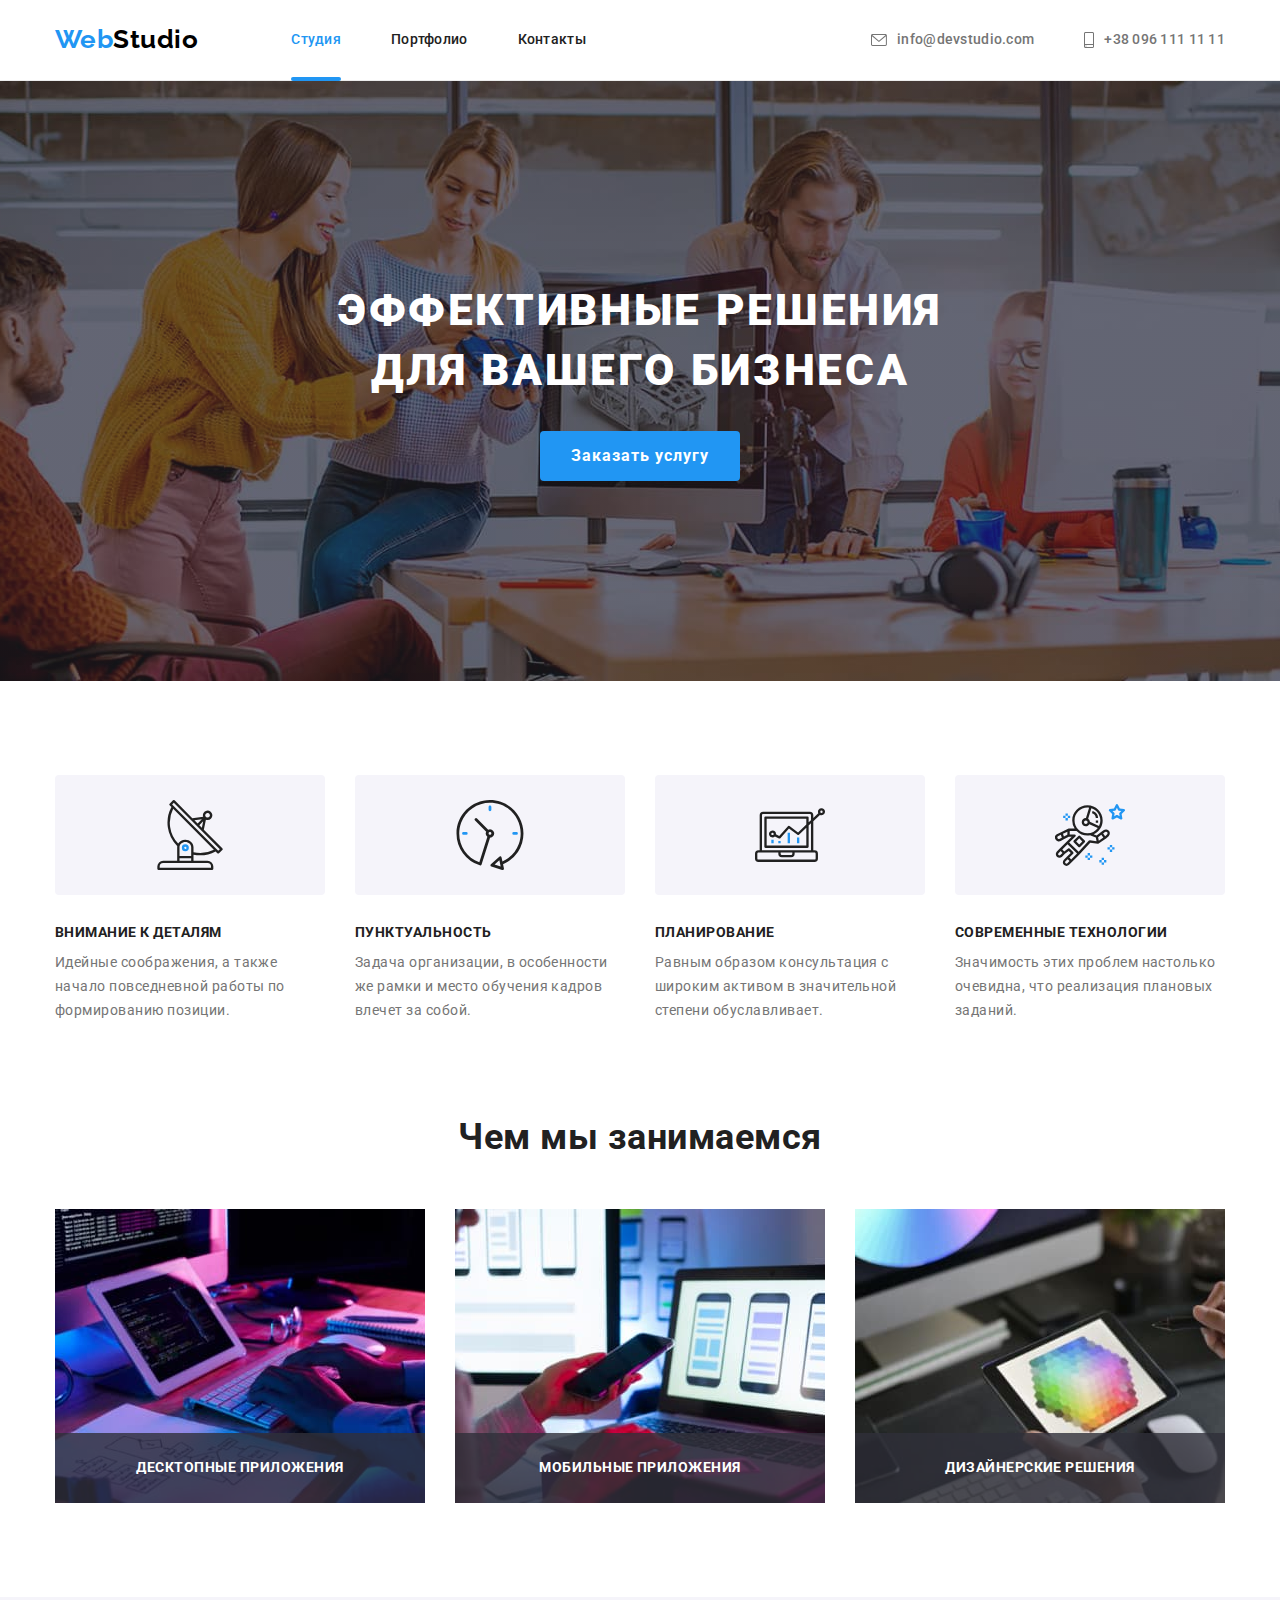
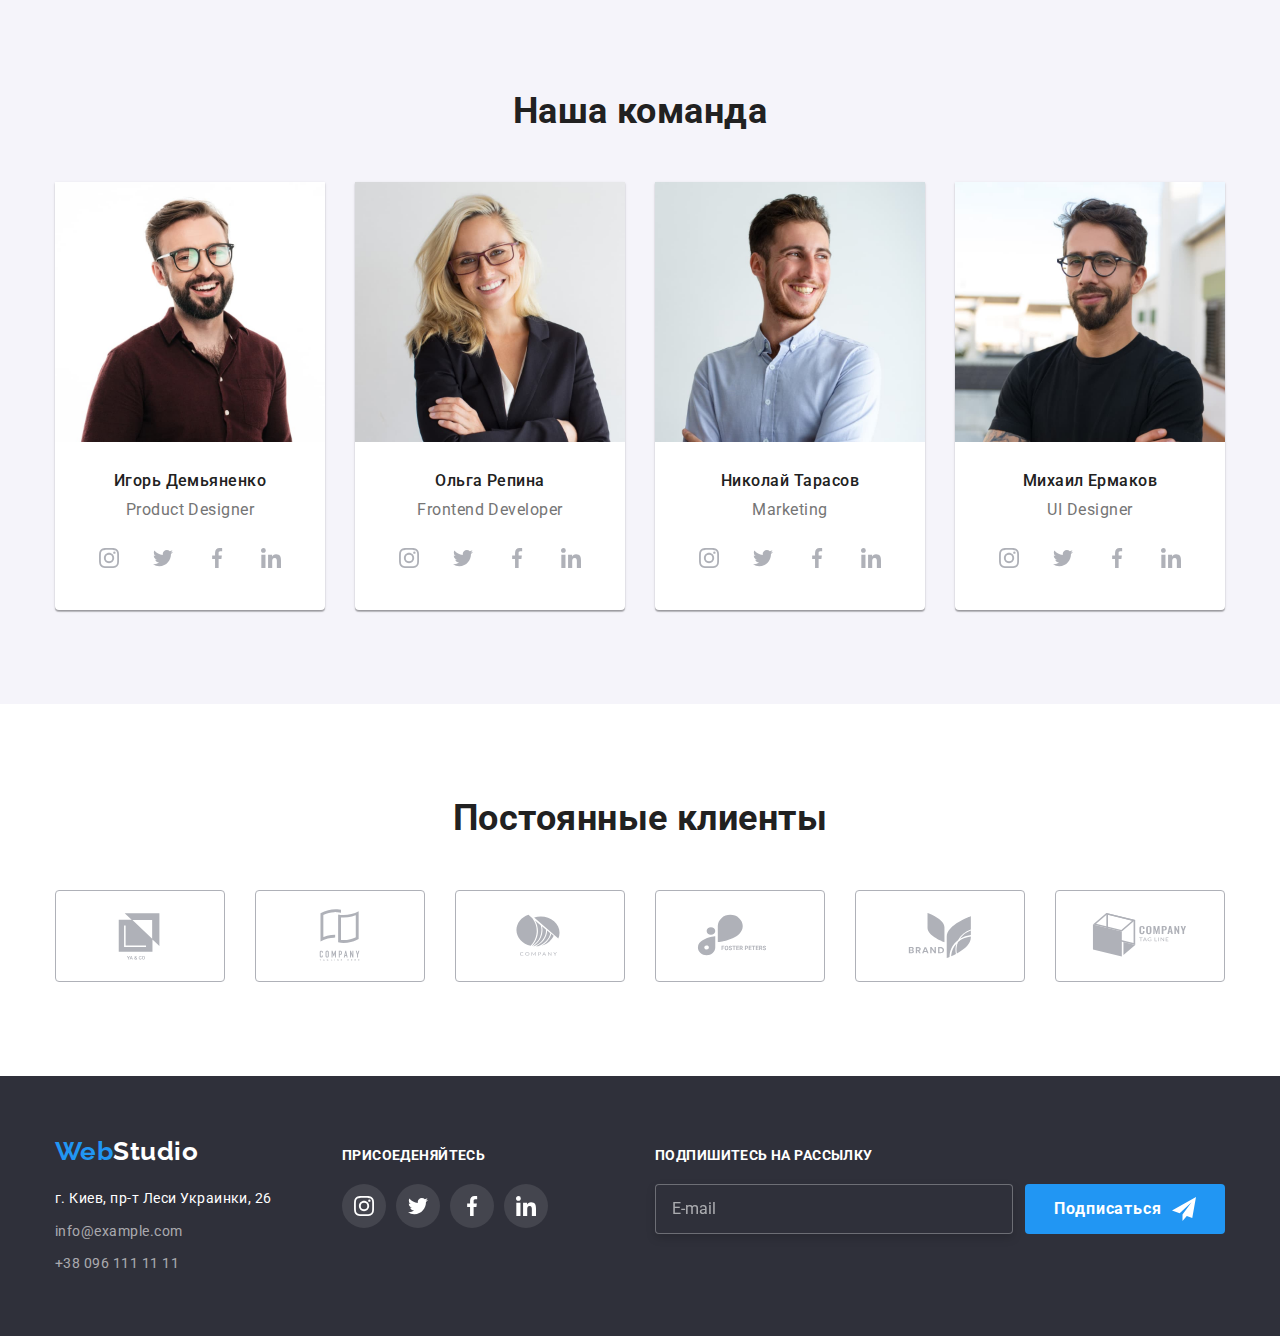
<file: index.html>
<!DOCTYPE html>
<html lang="ru">
  <head>
    <meta charset="UTF-8">
    <meta http-equiv="X-UA-Compatible" content="IE=edge">
    <meta name="viewport" content="width=device-width, initial-scale=1.0">
    <title>Студия</title>
    <link href="https://fonts.googleapis.com/css2?family=Raleway:wght@700&family=Roboto:wght@400;500;700;900&display=swap"
    rel="stylesheet">
    <link rel="stylesheet" href="https://cdnjs.cloudflare.com/ajax/libs/modern-normalize/1.1.0/modern-normalize.min.css">
    <link rel="stylesheet" href="./css/style.css">  
  </head>
  <body>
    <!--Верхняя линия сайта-->
    <header class="header">
      <!-- Навигация -->
      <div class="container header-container">
        <nav class="nav">
          <a class="logo link" href="./index.html">Web<span class="logo-header">Studio</span></a>
          <ul class="site-nav list">
            <li class="item">
              <a class="link current" href="./index.html">Студия</a>
            </li>
            <li class="item">
              <a class="link" href="./portfolio.html">Портфолио</a>
            </li>
            <li class="item">
              <a class="link" href="">Контакты</a>
            </li>
          </ul>
        </nav>
      <!-- контакты -->
        <ul class="contacts list">
          <li class="item">
            <a class="link" href="mailto:info@devstudio.com">
              <svg class="icon-contakts" width="16" height="12">
              <use href="images/sprite.svg#envelope"></use>
            </svg>info@devstudio.com</a>
          </li>
          <li class="item">
            <a class="link" href="tel:+380961111111">
              <svg class="icon-contakts" width="10" height="16"> 
                <use href="images/sprite.svg#smartphone"></use>
              </svg>+38 096 111 11 11</a>
          </li>
        </ul> 
      </div>
    </header>
    <main>
      <!--Герой сайта-->
        <section class="hero overlay"> 
            <div class="container">
              <h1 class="hero-title">Эффективные решения<br>для вашего бизнеса</h1>
              <button class="hero button" type="button" data-modal-open>Заказать услугу</button>
            </div>
        </section>
      <!--Особенности компании-->
      <section class="features section">
        <!--скрытый титул-->
        <div class="container">
          <h2 class="visually-hidden title">Особенности нашей компании</h2>
          <ul class="features list">
            <li class="item">
              <div class="features-block">
                <svg class="icon-features" width="70" height="70">
                  <use href="./images/sprite.svg#antenna"></use>
                </svg>
              </div>
              <h3 class="features title">Внимание к деталям</h3>
              <p class="features text">Идейные соображения, а также начало повседневной работы по формированию позиции.</p>
            </li>
            <li class="item">
              <div class="features-block">
                <svg class="icon-features" width="70" height="70">
                  <use href="./images/sprite.svg#clock"></use>
                </svg>
              </div>
              <h3 class="features title">Пунктуальность</h3>
              <p class="features text">Задача организации, в особенности же рамки и место обучения кадров влечет за собой.</p>
            </li>
            <li class="item">
              <div class="features-block">
                <svg class="icon-features" width="70" height="70">
                  <use href="./images/sprite.svg#diagram"></use>
                </svg>
              </div>
              <h3 class="features title">Планирование</h3>
              <p class="features text">Равным образом консультация с широким активом в значительной степени обуславливает.</p>
            </li>
            <li class="item">
              <div class="features-block">
                <svg class="icon-features" width="70" height="70">
                  <use href="./images/sprite.svg#astronaut"></use>
                </svg>
              </div>
              <h3 class="features title">Современные технологии</h3>
              <p class="features text">Значимость этих проблем настолько очевидна, что реализация плановых заданий.</p>
            </li>
          </ul>
        </div>
      </section>
      <!--Чем занимается компания-->
      <section class="our-works section">
        <div class="container">
          <h2 class="our-works title">Чем мы занимаемся</h2>
          <ul class="our-works list">
            <li class="item">
              <div class="our-works thumb">
                <img class="img" src="./images/box1.jpg" alt="кто то печатает код на клавиатуре" width="370">
                <div class="thumb-overlay">Десктопные приложения</div>
              </div>
            </li>
            <li class="item">
              <div class="our-works thumb">
                <img class="img" src="./images/box2.jpg" alt="девушка держит в левой руке телефон" width="370">
                <div class="thumb-overlay">Мобильные приложения</div>
              </div>
            </li>
            <li class="item">
              <div class="our-works thumb">
                <img class="img" src="./images/box3.jpg" alt="планшет с рисунком держат в руках" width="370">
                <div class="thumb-overlay">Дизайнерские решения</div>
              </div>
            </li>
          </ul>
        </div>
      </section>
      <!--Наша команда-->
      <section class="our-team section">
        <div class="container">
          <h2 class="our-team-section title">Наша команда</h2>
          <ul class="our-team list">
            <li class="item">
              <img class="our-team img" src="./images/img.jpg" alt="мужчина в бордовой рубашке улыбается" width="270">
              <div class="our-team block">
                <h3 class="our-team title">Игорь Демьяненко</h3>
                <p class="our-team position" lang="en">Product Designer</p>
                <ul class="list social">
                  <li class="item-social">
                    <a href="" class="link"><svg class="icon-social" width="20" height="20">
                      <use href="./images/sprite.svg#instagram"></use>
                    </svg></a>
                  </li>
                  <li class="item-social">
                    <a href="" class="link"><svg class="icon-social" width="20" height="20">
                      <use href="./images/sprite.svg#twitter"></use>
                    </svg></a>
                  </li>
                  <li class="item-social">
                    <a href="" class="link"><svg class="icon-social" width="20" height="20">
                      <use href="./images/sprite.svg#facebook"></use>
                    </svg></a>
                  </li>
                  <li class="item-social">
                    <a href="" class="link"><svg class="icon-social" width="20" height="20">
                      <use href="./images/sprite.svg#linkedin"></use>
                    </svg></a>
                  </li>
                </ul>
              </div>
            </li>
            <li class="item">
              <img class="our-team img" src="./images/img1.jpg" alt="девушка в черном пиджаке улыбается" width="270">
              <div class="our-team block">
                <h3 class="our-team title">Ольга Репина</h3>
                <p class="our-team position" lang="en">Frontend Developer</p>
                <ul class="list social">
                  <li class="item-social">
                    <a href="" class="link"><svg class="icon-social" width="20" height="20">
                        <use href="./images/sprite.svg#instagram"></use>
                      </svg></a>
                  </li>
                  <li class="item-social">
                    <a href="" class="link"><svg class="icon-social" width="20" height="20">
                        <use href="./images/sprite.svg#twitter"></use>
                      </svg></a>
                  </li>
                  <li class="item-social">
                    <a href="" class="link"><svg class="icon-social" width="20" height="20">
                        <use href="./images/sprite.svg#facebook"></use>
                      </svg></a>
                  </li>
                  <li class="item-social">
                    <a href="" class="link"><svg class="icon-social" width="20" height="20">
                        <use href="./images/sprite.svg#linkedin"></use>
                      </svg></a>
                  </li>
                </ul>
              </div>
            </li>
            <li class="item">
              <img class="our-team img" src="./images/img2.jpg" alt="мужчина в рубашке улыбается" width="270">
              <div class="our-team block">
                <h3 class="our-team title">Николай Тарасов</h3>
                <p class="our-team position" lang="en">Marketing</p>
                <ul class="list social">
                  <li class="item-social">
                    <a href="" class="link"><svg class="icon-social" width="20" height="20">
                        <use href="./images/sprite.svg#instagram"></use>
                      </svg></a>
                  </li>
                  <li class="item-social">
                    <a href="" class="link"><svg class="icon-social" width="20" height="20">
                        <use href="./images/sprite.svg#twitter"></use>
                      </svg></a>
                  </li>
                  <li class="item-social">
                    <a href="" class="link"><svg class="icon-social" width="20" height="20">
                        <use href="./images/sprite.svg#facebook"></use>
                      </svg></a>
                  </li>
                  <li class="item-social">
                    <a href="" class="link"><svg class="icon-social" width="20" height="20">
                        <use href="./images/sprite.svg#linkedin"></use>
                      </svg></a>
                  </li>
                </ul>
              </div>
            </li>
            <li class="item">
              <img class="our-team img" src="./images/img3.jpg" alt="мужчина в черной футболке улыбается" width="270">
              <div class="our-team block">
                <h3 class="our-team title">Михаил Ермаков</h3>
                <p class="our-team position" lang="en">UI Designer</p>
                <ul class="list social">
                  <li class="item-social">
                    <a href="" class="link"><svg class="icon-social" width="20" height="20">
                        <use href="./images/sprite.svg#instagram"></use>
                      </svg></a>
                  </li>
                  <li class="item-social">
                    <a href="" class="link"><svg class="icon-social" width="20" height="20">
                        <use href="./images/sprite.svg#twitter"></use>
                      </svg></a>
                  </li>
                  <li class="item-social">
                    <a href="" class="link"><svg class="icon-social" width="20" height="20">
                        <use href="./images/sprite.svg#facebook"></use>
                      </svg></a>
                  </li>
                  <li class="item-social">
                    <a href="" class="link"><svg class="icon-social" width="20" height="20">
                        <use href="./images/sprite.svg#linkedin"></use>
                      </svg></a>
                  </li>
                </ul>
              </div>
            </li>
          </ul>
        </div>
      </section>
      <!-- Наши клиенты -->
      <section class="customers section">
        <div class="container">
          <h2 class="customers title">Постоянные клиенты</h2>
          <ul class="customers list">
            <li class="customers item">
              <a href="" class="customers link">
                <svg class="icon-social" width="106" height="60">
                  <use href="./images/sprite.svg#client1"></use>
                </svg>
              </a>
            </li>
            <li class="customers item">
              <a href="" class="customers link">
                <svg class="icon-social" width="106" height="60">
                  <use href="./images/sprite.svg#client2"></use>
                </svg>
              </a>
            </li>
            <li class="customers item">
              <a href="" class="customers link">
                <svg class="icon-social" width="106" height="60">
                  <use href="./images/sprite.svg#client3"></use>
                </svg>
              </a>
            </li>
            <li class="customers item">
              <a href="" class="customers link">
                <svg class="icon-social" width="106" height="60">
                  <use href="./images/sprite.svg#client4"></use>
                </svg>
              </a>
            </li>
            <li class="customers item">
              <a href="" class="customers link">
                <svg class="icon-social" width="106" height="60">
                  <use href="./images/sprite.svg#client5"></use>
                </svg>
              </a>
            </li>
            <li class="customers item">
              <a href="" class="customers link">
                <svg class="icon-social" width="106" height="60">
                  <use href="./images/sprite.svg#client6"></use>
                </svg>
              </a>
            </li>
          </ul>
        </div>
      </section>
    </main>
    <!--Подвал сайта--> 
    <footer class="footer">
      <div class="container">
        <div class="footer-adres">
          <a href="./index.html" class="logo link">Web<span class="logo-footer">Studio</span></a>
          <address>
            <ul class="address list">
              <li class="footer-list item"><a class="geolocation link" href="https://goo.gl/maps/VGkeZ7NEwQXVruFt6" target="_blank" 
                rel="noopener noreferrer nofollow">г. Киев, пр-т Леси Украинки, 26</a>
              </li>
              <li class="footer-list item"><a class="footer-contacts link" href="mailto:info@example.com">info@example.com</a></li>
              <li class="footer-list item"><a class="footer-contacts link" href="tel:+380961111111">+38 096 111 11 11</a></li>
            </ul>
          </address>
        </div>
        <div class="footer-join">
          <p class="join-text">присоеденяйтесь</p>
          <ul class="join list">
            <li class="item-join">
              <a href="" class="link"><svg class="icon-social" width="20" height="20">
                  <use href="./images/sprite.svg#instagram"></use>
                </svg></a>
            </li>
            <li class="item-join">
              <a href="" class="link"><svg class="icon-social" width="20" height="20">
                  <use href="./images/sprite.svg#twitter"></use>
                </svg></a>
            </li>
            <li class="item-join">
              <a href="" class="link"><svg class="icon-social" width="20" height="20">
                  <use href="./images/sprite.svg#facebook"></use>
                </svg></a>
            </li>
            <li class="item-join">
              <a href="" class="link"><svg class="icon-social" width="20" height="20">
                  <use href="./images/sprite.svg#linkedin"></use>
                </svg></a>
            </li>
          </ul>
        </div>
        <form class="footer-form">
          <p class="join-text">Подпишитесь на рассылку</p>
          <div class="footer-form-wrap">
            <label>
              <input type="email" name="email" class="footer-form-input" placeholder="E-mail">
            </label>
                <button type="submit" class="hero button">Подписаться <svg class="footer-send" width="24" height="24">
                <use href="./images/sprite.svg#send"></use>
                </svg></button>
          </div>
        </form>
      </div>
    </footer>
    <!-- Модальное окно -->
  <div class="backdrop is-hidden" data-modal>
    <div class="modal">
      <button class="modal-button" data-modal-close><svg class="icon-modal" width="18" height="18">
        <use href="./images/sprite.svg#close"></use>
      </svg>
      </button>
    <form class="modal-form">
      <p class="form-text">Оставьте свои данные, мы вам перезвоним</p>
      <label class="form-field">
        <span class="form-label">Имя</span>
        <input type="text" name="name" class="form-input">
        <svg class="form-icon" width="18" height="18">
          <use href="./images/sprite.svg#person"></use>
        </svg>
      </label>
      <label class="form-field">
        <span class="form-label">Телефон</span>
        <input type="tel" name="tel" class="form-input">
        <svg class="form-icon" width="18" height="18">
          <use href="./images/sprite.svg#phone"></use>
        </svg>
      </label>
      <label class="form-field">
        <span class="form-label">Почта</span>
        <input type="email" name="email" class="form-input">
        <svg class="form-icon" width="18" height="18">
          <use href="./images/sprite.svg#email"></use>
        </svg>
      </label>
      <label class="form-field-comment">
        <span class="form-label">Комментарий</span>
        <textarea name="comment" rows="10" placeholder="Введите текст"></textarea>
      </label>
      <label class="form-checkbox">
        <input type="checkbox" name="agreement" class="checkbox">
        <svg class="form-icon-checkbox" width="18" height="17">
          <use href="./images/sprite.svg#check"></use>
        </svg>
        <span class="checkbox-text">Соглашаюсь с рассылкой и принимаю <a href="" class="link">Условия договора</a></span>
      </label>
      <button type="submit" class="hero button">Отправить</button>
    </form>
    </div>
  </div>
  <script src="./js/modal.js"></script>
  </body>
</html>
</file>
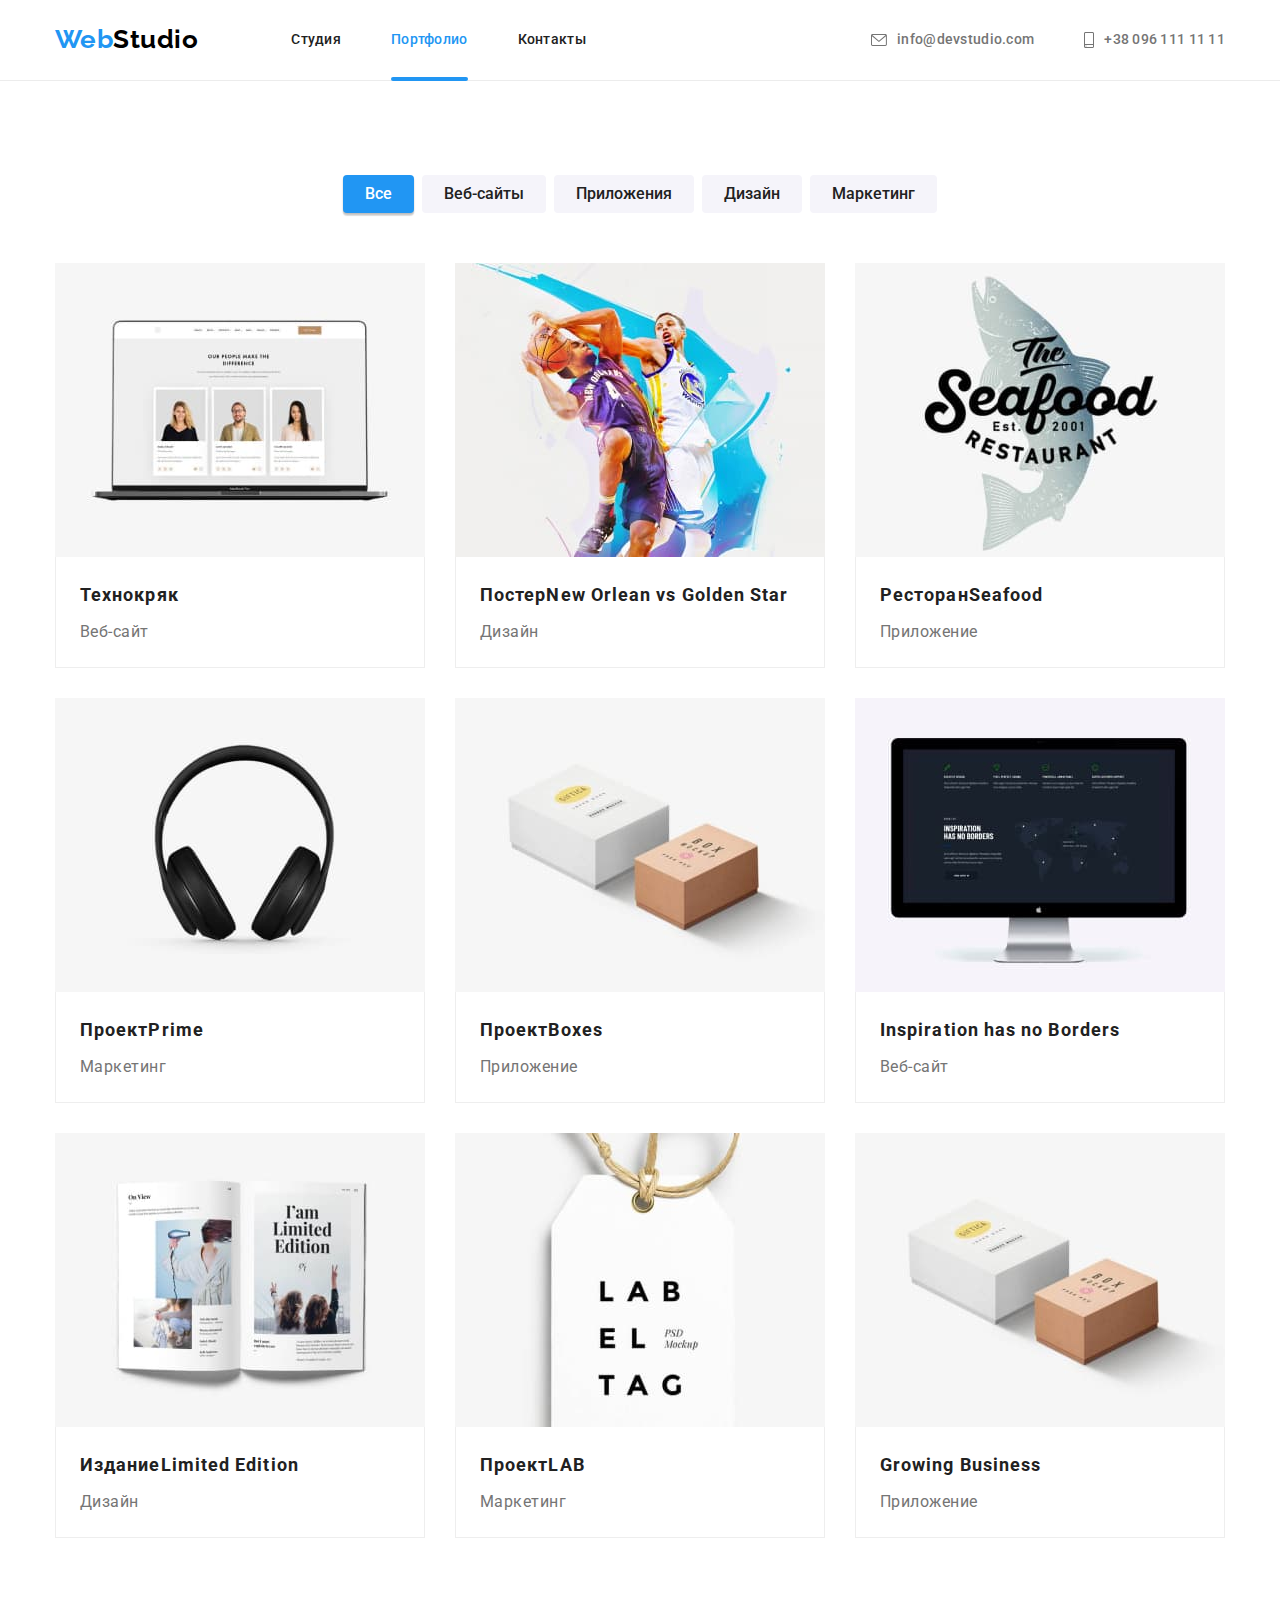
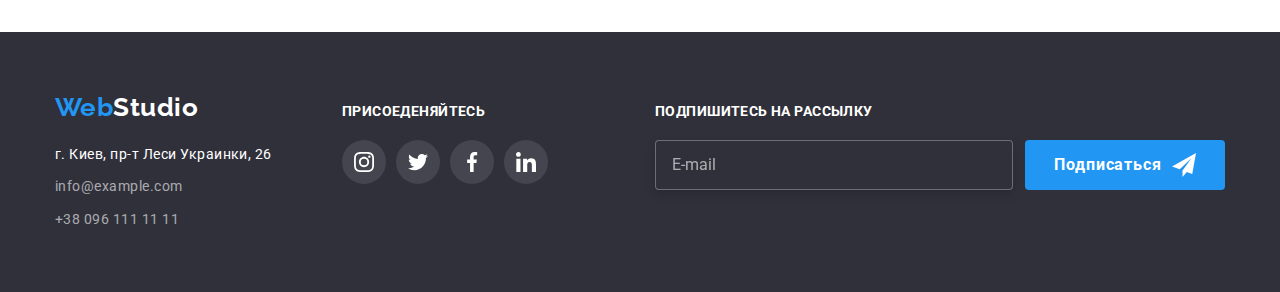
<file: portfolio.html>
<!DOCTYPE html>
<html lang="ru">
  <head>
    <meta charset="UTF-8">
    <meta http-equiv="X-UA-Compatible" content="IE=edge">
    <meta name="viewport" content="width=device-width, initial-scale=1.0">
    <title>Портфолио</title>
    <link href="https://fonts.googleapis.com/css2?family=Raleway:wght@700&family=Roboto:wght@400;500;700;900&display=swap"
    rel="stylesheet">
    <link rel="stylesheet" href="https://cdnjs.cloudflare.com/ajax/libs/modern-normalize/1.1.0/modern-normalize.min.css">
    <link rel="stylesheet" href="./css/style.css">
  </head>
  <body>
    <!--Верхняя линия сайта-->
    <header class="header">
      <!-- Навигация -->
      <div class="container header-container">
        <nav class="nav">
          <a class="logo link" href="./index.html">Web<span class="logo-header">Studio</span></a>
          <ul class="site-nav list">
            <li class="item">
              <a class="link" href="./index.html">Студия</a>
            </li>
            <li class="item">
              <a class="link current" href="./portfolio.html">Портфолио</a>
            </li>
            <li class="item">
              <a class="link" href="">Контакты</a>
            </li>
          </ul>
        </nav>
        <!-- контакты -->
        <ul class="contacts list">
          <li class="item">
            <a class="link" href="mailto:info@devstudio.com">
              <svg class="icon-contakts" width="16" height="12">
                <use href="images/sprite.svg#envelope"></use>
              </svg>info@devstudio.com</a>
          </li>
          <li class="item">
            <a class="link" href="tel:+380961111111">
              <svg class="icon-contakts" width="10" height="16">
                <use href="images/sprite.svg#smartphone"></use>
              </svg>+38 096 111 11 11</a>
          </li>
        </ul>
      </div>
    </header>
    <main>
      <!--Портфолио-->
      <section class="portfolio section">
        <div class="container">
        <!--скрытый титул-->
          <h1 class="visually-hidden title">Портфолио</h1>
          <ul class="filter list">
            <li class="item"><button class="button current" type="button">Все</button></li>
            <li class="item"><button class="button" type="button">Веб-сайты</button></li>
            <li class="item"><button class="button" type="button">Приложения</button></li>
            <li class="item"><button class="button" type="button">Дизайн</button></li>
            <li class="item"><button class="button" type="button">Маркетинг</button></li>
          </ul>
          <ul class="project list">
            <li class="item">
              <a href="" class="link">
                <div class="project-thumb"> 
                  <img class="img" src="./images/imgone.jpg" alt="макбук про" width="370">
                  <div class="project-overlay">Технокряк это современная площадка распространения коронавируса. Компании используют эту платформу для цифрового
                  шпионажа и атак на защищённые сервера конкурентов.</div>
                </div>
                <div class="item-text">
                  <h2 class="project title">Технокряк</h2>
                  <p class="project type">Веб-сайт</p>
                </div>
              </a>
            </li>
            <li class="item">
              <a href="" class="link">
                <div class="project-thumb">
                  <img class="img" src="./images/imgtwo.jpg" alt="два баскетболиста" width="370">
                  <div class="project-overlay">Технокряк это современная площадка распространения коронавируса. Компании используют эту
                  платформу для цифрового
                  шпионажа и атак на защищённые сервера конкурентов.</div>
                </div>
                <div class="item-text">
                  <h2 class="project title">Постер<span lang="en">New Orlean vs Golden Star</span></h2>
                  <p class="project type">Дизайн</p>
                </div>
              </a>
            </li>
            <li class="item">
              <a href="" class="link">
                <div class="project-thumb">
                  <img class="img" src="./images/imgthree.jpg" alt="рыба с текстом названия ресторана" width="370">
                  <div class="project-overlay">Технокряк это современная площадка распространения коронавируса. Компании используют эту
                  платформу для цифрового
                  шпионажа и атак на защищённые сервера конкурентов.</div>
                </div>
                <div class="item-text">
                  <h2 class="project title">Ресторан<span lang="en">Seafood</span></h2>
                  <p class="project type">Приложение</p>
                </div>
              </a>
            </li>
            <li class="item">
              <a href="" class="link">
                <div class="project-thumb">
                  <img class="img" src="./images/imgfour.jpg" alt="наушники" width="370">
                  <div class="project-overlay">Технокряк это современная площадка   распространения коронавируса. Компании используют эту
                  платформу для цифрового
                  шпионажа и атак на защищённые сервера конкурентов.</div>
                </div>
                <div class="item-text">
                  <h2 class="project title">Проект<span lang="en">Prime</span></h2>
                  <p class="project type">Маркетинг</p>
                </div>
              </a>
            </li>
            <li class="item">
              <a href="" class="link">
                <div class="project-thumb">
                  <img class="img" src="./images/imgfive.jpg" alt="две коробки" width="370">
                  <div class="project-overlay">Технокряк это современная площадка   распространения коронавируса. Компании используют эту
                  платформу для цифрового
                  шпионажа и атак на защищённые сервера конкурентов.</div>
                </div>
                <div class="item-text">
                  <h2 class="project title">Проект<span lang="en">Boxes</span></h2>
                  <p class="project type">Приложение</p>
                </div>
              </a>
            </li>
            <li class="item">
              <a href="" class="link">
                <div class="project-thumb">
                  <img class="img" src="./images/imgsix.jpg" alt="монитор эйпл" width="370">
                  <div class="project-overlay">Технокряк это современная площадка распространения коронавируса. Компании используют эту
                    платформу для цифрового
                    шпионажа и атак на защищённые сервера конкурентов.</div>
                </div>
                <div class="item-text">
                  <h2 class="project title" lang="en">Inspiration has no Borders</h2>
                  <p class="project type">Веб-сайт</p>
                </div>
              </a>
            </li>
            <li class="item">
              <a href="" class="link">
                <div class="project-thumb">
                  <img class="img" src="./images/imgseven.jpg" alt="развернутая книга" width="370">
                  <div class="project-overlay">Технокряк это современная площадка распространения   коронавируса. Компании используют эту
                    платформу для цифрового
                    шпионажа и атак на защищённые сервера конкурентов.</div>
                </div>
                <div class="item-text">
                  <h2 class="project title">Издание<span lang="en">Limited Edition</span></h2>
                  <p class="project type">Дизайн</p>
                </div>
              </a>
            </li>
            <li class="item">
              <a href="" class="link">
                <div class="project-thumb">
                  <img class="img" src="./images/imgeight.jpg" alt="бирка с текстом названия  проекта" width="370">
                  <div class="project-overlay">Технокряк это современная площадка распространения   коронавируса. Компании используют эту
                    платформу для цифрового
                    шпионажа и атак на защищённые сервера конкурентов.</div>
                </div>
                <div class="item-text">
                  <h2 class="project title">Проект<span lang="en">LAB</span></h2>
                  <p class="project type">Маркетинг</p>
                </div>
              </a>
            </li>
            <li class="item">
              <a href="" class="link">
                <div class="project-thumb">
                  <img class="img" src="./images/imgfive.jpg" alt="ноутбук на котором печатают"   width="370">
                  <div class="project-overlay">Технокряк это современная площадка распространения   коронавируса. Компании используют эту
                    платформу для цифрового
                    шпионажа и атак на защищённые сервера конкурентов.</div>
                </div>
                <div class="item-text">
                  <h2 class="project title" lang="en">Growing Business</h2>
                  <p class="project type">Приложение</p>
                </div>
              </a>
            </li>
          </ul>
        </div>
      </section>
    </main>
    <!--Подвал сайта-->
    <footer class="footer">
      <div class="container">
        <div class="footer-adres">
          <a href="./index.html" class="logo link">Web<span class="logo-footer">Studio</span></a>
          <address>
            <ul class="address list">
              <li class="footer-list item"><a class="geolocation link" href="https://goo.gl/maps/VGkeZ7NEwQXVruFt6"
                  target="_blank" rel="noopener noreferrer nofollow">г. Киев, пр-т Леси Украинки, 26</a>
              </li>
              <li class="footer-list item"><a class="footer-contacts link"
                  href="mailto:info@example.com">info@example.com</a></li>
              <li class="footer-list item"><a class="footer-contacts link" href="tel:+380961111111">+38 096 111 11 11</a>
              </li>
            </ul>
          </address>
        </div>
        <div class="footer-join">
          <p class="join-text">присоеденяйтесь</p>
          <ul class="join list">
            <li class="item-join">
              <a href="" class="link"><svg class="icon-social" width="20" height="20">
                  <use href="./images/sprite.svg#instagram"></use>
                </svg></a>
            </li>
            <li class="item-join">
              <a href="" class="link"><svg class="icon-social" width="20" height="20">
                  <use href="./images/sprite.svg#twitter"></use>
                </svg></a>
            </li>
            <li class="item-join">
              <a href="" class="link"><svg class="icon-social" width="20" height="20">
                  <use href="./images/sprite.svg#facebook"></use>
                </svg></a>
            </li>
            <li class="item-join">
              <a href="" class="link"><svg class="icon-social" width="20" height="20">
                  <use href="./images/sprite.svg#linkedin"></use>
                </svg></a>
            </li>
          </ul>
        </div>
        <form class="footer-form">
          <p class="join-text">Подпишитесь на рассылку</p>
          <div class="footer-form-wrap">
            <label>
              <input type="email" name="email" class="footer-form-input" placeholder="E-mail">
            </label>
            <button type="submit" class="hero button">Подписаться <svg class="footer-send" width="24" height="24">
                <use href="./images/sprite.svg#send"></use>
              </svg></button>
          </div>
        </form>
      </div>
    </footer>
  </body>
</file>
<file: css/style.css>
/* основной белый цвет #ffffff */
/* вторичный белый цвет #F5F4FA */
/* основной цвет текста #757575 */
/* вторичный цвет текста #212121 */
/* основной акцент цвет #2196F3 */
/* цвет ховера основной кнопки #188CE8 */
/* цвет фона героя и подвала #2F303A */
/* цвет текста адреса rgba(255, 255, 255, 0.6) */
/* цвет логотипа #000000 */
/* цвет нижней рамки хедера #ececec */
/* цвет бордера проектов #eeeeee;*/
/* цвет svg изображений #afb1b8;*/
:root {
  --primery-white-color: #ffffff;
  --secondary-white-color: #f5f4fa;
  --primery-text-color: #757575;
  --secondary-text-color: #212121;
  --prymery-accent-color: #2196f3;
  --secondary-accent-color: #188ce8;
  --address-text-color: rgba(255, 255, 255, 0.6);
  --logo-color: #000000;
  --background-color: #2f303a;
  --header-border-color: #ececec;
  --project-border-color: #eeeeee;
  --svg-picture-color: #afb1b8;
}
/* Тело */
body {
  color: var(--primery-text-color);
  background-color: var(--primery-white-color);
  font-family: 'Roboto', sans-serif;
  letter-spacing: 0.03em;
}
h1,
h2,
h3,
h4,
h5,
h6,
p,
ul {
  padding: 0;
  margin: 0;
}
/* Скрытый титул */
.visually-hidden {
  position: absolute;
  white-space: nowrap;
  width: 1px;
  height: 1px;
  overflow: hidden;
  border: 0;
  padding: 0;
  clip: rect(0 0 0 0);
  clip-path: inset(50%);
  margin: -1px;
}
/* контейнер */
.container {
  width: 1200px;
  margin-left: auto;
  margin-right: auto;
  padding-left: 15px;
  padding-right: 15px;
}
/* панель навигации */
.header {
  border-bottom: 1px solid var(--header-border-color);
  margin-left: auto;
  margin-right: auto;
}
.header-container,
.nav,
.site-nav,
.contacts {
  display: flex;
  align-items: center;
}
.nav .logo {
  display: block;
  padding-top: 24px;
  padding-bottom: 25px;
}
.contacts .link {
  display: flex;
  justify-content: center;
  align-items: center;
  padding-top: 32px;
  padding-bottom: 32px;
  color: var(--primery-text-color);
  font-style: normal;
  font-weight: 500;
  font-size: 14px;
  line-height: 1.14;
  letter-spacing: 0.02em;
  fill: var(--primery-text-color);
  transition: color 250ms cubic-bezier(0.4, 0, 0.2, 1);
}
.icon-contakts {
  margin-right: 10px;
  fill: currentColor;
}
.site-nav .link {
  display: block;
  padding-top: 32px;
  padding-bottom: 32px;
  color: var(--secondary-text-color);
  font-weight: 500;
  font-size: 14px;
  line-height: 1.14;
  letter-spacing: 0.02em;
  transition: color 250ms cubic-bezier(0.4, 0, 0.2, 1);
}
.site-nav .item + .item {
  margin-left: 50px;
}
.contacts .item + .item {
  margin-left: 50px;
}
.contacts {
  margin-left: auto;
}
.site-nav {
  margin-left: 93px;
}
/* цвета, размеры текста */
.site-nav .link.current {
  color: var(--prymery-accent-color);
  position: relative;
}
.link.current::after {
  position: absolute;
  content: '';
  bottom: -1px;
  left: 0;
  width: 100%;
  height: 4px;
  background-color: var(--prymery-accent-color);
  border-radius: 2px;
}
.filter .button.current {
  background-color: var(--prymery-accent-color);
  color: var(--primery-white-color);
  box-shadow: 0px 3px 1px rgba(0, 0, 0, 0.1), 0px 1px 2px rgba(0, 0, 0, 0.08),
    0px 2px 2px rgba(0, 0, 0, 0.12);
}
.logo.link {
  color: var(--prymery-accent-color);
  font-family: 'Raleway', sans-serif;
  font-weight: 700;
  font-size: 26px;
  line-height: 1.19;
}
.logo .logo-header {
  color: var(--logo-color);
}
/* Ховер и фокус ссылок */
.site-nav .link:hover,
.site-nav .link:focus,
.contacts .link:hover,
.contacts .link:focus,
.address .link:hover,
.address .link:focus {
  color: var(--prymery-accent-color);
  fill: var(--prymery-accent-color);
}
.list {
  list-style: none;
}
.link {
  text-decoration: none;
}
/* Секция Герой */
.hero.overlay {
  max-width: 1600px;
  height: 600px;
  margin-left: auto;
  margin-right: auto;
  background-color: var(--background-color);
  background-image: linear-gradient(to right, rgba(47, 48, 58, 0.4), rgba(47, 48, 58, 0.4)),
    url(../images/imgoverlay.jpg);
  background-repeat: no-repeat;
  background-position: center;
  background-size: cover;
  text-align: center;
  padding: 200px 0;
}
.hero-title {
  color: var(--primery-white-color);
  font-weight: 900;
  font-size: 44px;
  line-height: 1.36;
  text-transform: uppercase;
  text-align: center;
  letter-spacing: 0.06em;
  margin-bottom: 30px;
}
.hero.button {
  display: flex;
  justify-content: center;
  text-align: center;
  align-items: center;
  min-width: 200px;
  padding: 10px;
  background-color: var(--prymery-accent-color);
  color: var(--primery-white-color);
  cursor: pointer;
  font-weight: 700;
  font-size: 16px;
  line-height: 1.87;
  margin-left: auto;
  margin-right: auto;
  letter-spacing: 0.06em;
  border: 0;
  border-radius: 4px;
}
.hero.button:hover,
.hero.button:focus {
  background-color: var(--secondary-accent-color);
}
/*особенности компании*/
.features.section,
.our-works.section,
.our-team.section,
.customers.section,
.portfolio.section {
  padding-top: 94px;
  padding-bottom: 94px;
}
.our-works.section {
  padding-top: 0;
}
.features .container {
  justify-content: space-between;
  margin-left: auto;
  margin-right: auto;
}
.features-block {
  width: 270px;
  height: 120px;
  display: flex;
  justify-content: center;
  align-items: center;
  margin-bottom: 30px;
  background: var(--secondary-white-color);
  border-radius: 4px;
}
.features.list {
  display: flex;
}
.features .item {
  flex-basis: calc(100% / 4);
}
.features .item + .item {
  margin-left: 30px;
}
.title {
  color: var(--secondary-text-color);
}
.our-works.title,
.customers.title,
.our-team-section.title {
  font-weight: 700;
  font-size: 36px;
  line-height: 1.16;
  text-align: center;
}
.features.title {
  margin-bottom: 10px;
  font-weight: 700;
  font-size: 14px;
  line-height: 1.14;
  text-transform: uppercase;
}
.features.text {
  font-size: 14px;
  line-height: 1.71;
}
.our-works.list {
  display: flex;
}
.our-works.title {
  margin-bottom: 50px;
}
.our-works .item + .item {
  margin-left: 30px;
}
.img {
  display: block;
  max-width: 100%;
  height: auto;
}
/* Наша команда */
.our-team .list {
  display: flex;
}
.our-team .item {
  background-color: var(--primery-white-color);
  border-radius: 0px 0px 4px 4px;
  box-shadow: 0px 1px 3px rgba(0, 0, 0, 0.12), 0px 1px 1px rgba(0, 0, 0, 0.14),
    0px 2px 1px rgba(0, 0, 0, 0.2);
}
.list.social {
  justify-content: space-between;
}
.our-team .link {
  display: flex;
  width: 44px;
  height: 44px;
  justify-content: center;
  align-items: center;
  border-radius: 50%;
  fill: var(--svg-picture-color);
  transition: fill 250ms cubic-bezier(0.4, 0, 0.2, 1),
    background-color 250ms cubic-bezier(0.4, 0, 0.2, 1);
}
.our-team .link:hover,
.our-team .link:focus {
  fill: var(--primery-white-color);
  background-color: var(--prymery-accent-color);
}
.our-team .item + .item {
  margin-left: 30px;
}
.our-team-section.title,
.customers.title {
  margin-bottom: 50px;
}
.our-team.section {
  background-color: var(--secondary-white-color);
  margin-left: auto;
  margin-right: auto;
}
.our-team.title {
  margin-bottom: 10px;
  font-weight: 500;
  font-size: 16px;
  line-height: 1.18;
  text-align: center;
}
.position {
  color: var(--primery-text-color);
  font-size: 16px;
  line-height: 1.18;
  text-align: center;
  margin-bottom: 16px;
}
.our-team.block {
  padding: 30px 32px;
}
/* Наши клиенты */
.customers.list {
  display: flex;
  justify-content: space-between;
}
.customers.item {
  display: flex;
  width: 170px;
  height: 92px;

  justify-content: center;
  align-items: center;
}
.customers.link {
  display: flex;
  width: 170px;
  height: 92px;
  justify-content: center;
  align-items: center;
  fill: var(--svg-picture-color);
  border: 1px solid var(--svg-picture-color);
  border-radius: 4px;
  transition: fill 250ms cubic-bezier(0.4, 0, 0.2, 1),
    border-color 250ms cubic-bezier(0.4, 0, 0.2, 1);
}
.customers.link:hover,
.customers.link:focus {
  border-color: var(--prymery-accent-color);
  fill: var(--prymery-accent-color);
}
/* Фильтр портфолио */
.filter.list {
  justify-content: center;
  margin-bottom: 50px;
}
.filter .item + .item {
  margin-left: 8px;
}
.item .button {
  display: block;
  padding: 6px 22px;
}
.filter.list {
  display: flex;
}
.button {
  font-family: inherit;
  display: inline-block;
  background-color: var(--secondary-white-color);
  color: var(--secondary-text-color);
  font-weight: 500;
  font-size: 16px;
  line-height: 1.62;
  text-align: center;
  cursor: pointer;
  border: 0;
  border-radius: 4px;

  transition-property: background-color, color, box-shadow;
  transition-duration: 250ms;
  transition-timing-function: cubic-bezier(0.4, 0, 0.2, 1);
}
.button:hover,
.button:focus {
  background-color: var(--prymery-accent-color);
  color: var(--primery-white-color);
  box-shadow: 0px 3px 1px rgba(0, 0, 0, 0.1), 0px 1px 2px rgba(0, 0, 0, 0.08),
    0px 2px 2px rgba(0, 0, 0, 0.12);
}
/* Секция портфолио */
.project.list {
  display: flex;
  flex-wrap: wrap;
  margin-left: -30px;
  margin-top: -30px;
}
.project .item {
  flex-basis: calc(100% / 3 - 30px);
  margin-left: 30px;
  margin-top: 30px;
}
.item-text {
  padding: 20px 24px;
  border: solid var(--project-border-color);
  border-width: 0 1px 1px 1px;
}
.project.title {
  margin-bottom: 4px;
  font-weight: 700;
  font-size: 18px;
  line-height: 2;
  letter-spacing: 0.06em;
}
.project.type {
  color: var(--primery-text-color);
  font-size: 16px;
  line-height: 1.87;
}
.project .link {
  display: block;
  transition: box-shadow 250ms cubic-bezier(0.4, 0, 0.2, 1);
}
.project .link:hover,
.project .link:focus {
  box-shadow: 0px 1px 1px rgba(0, 0, 0, 0.12), 0px 4px 4px rgba(0, 0, 0, 0.06),
    1px 4px 6px rgba(0, 0, 0, 0.16);
}
/* Оверлей */
.our-works.thumb {
  position: relative;
}
.thumb-overlay {
  position: absolute;
  left: 0;
  bottom: 0;
  width: 100%;
  height: 70px;
  display: flex;
  justify-content: center;
  align-items: center;
  background: rgba(47, 48, 58, 0.8);
  color: var(--primery-white-color);
  font-weight: 700;
  font-size: 14px;
  line-height: 1.14;
  text-align: center;
  text-transform: uppercase;
}
.project-thumb {
  display: block;
  position: relative;
  overflow: hidden;
}
.project-overlay {
  position: absolute;
  width: 100%;
  height: 100%;
  top: 100%;
  padding: 63px 24px;
  font-size: 18px;
  line-height: 1.56;
  background-color: rgba(33, 150, 243, 0.9);
  color: var(--primery-white-color);
  transform: 100%;
  transition: transform 250ms cubic-bezier(0.4, 0, 0.2, 1);
}
.project .link:hover .project-overlay,
.project .link:focus .project-overlay {
  transform: translateY(-100%);
}
/* Подвал сайта */
.footer .logo {
  display: block;
  margin-bottom: 20px;
}
.footer-list.item:not(:last-child) {
  margin-bottom: 9px;
}
.footer {
  padding-top: 60px;
  padding-bottom: 60px;
  background-color: var(--background-color);
  margin-left: auto;
  margin-right: auto;
}
.logo .logo-footer {
  color: var(--primery-white-color);
}
.geolocation.link {
  display: inline-block;
  color: var(--primery-white-color);
  font-style: normal;
  font-size: 14px;
  line-height: 1.7;
}
.footer-contacts.link {
  display: inline-block;
  font-style: normal;
  font-weight: normal;
  font-size: 14px;
  line-height: 1.7;
  color: var(--address-text-color);
}
.footer .link {
  display: inline-block;
  transition: color 250ms cubic-bezier(0.4, 0, 0.2, 1);
}
.join.list {
  display: flex;
}
.item-join {
  display: flex;
  justify-content: center;
  align-items: center;
}
.join-text {
  margin-bottom: 20px;
  display: inline-block;
  font-size: 14px;
  font-weight: 700;
  line-height: 1.14;
  letter-spacing: 0.03em;
  text-transform: uppercase;
  color: var(--primery-white-color);
}
.footer .container {
  display: flex;
  align-items: baseline;
}
.footer-join {
  margin-left: 70px;
}
.item-join + .item-join {
  margin-left: 10px;
}
.item-join .link {
  display: flex;
  justify-content: center;
  align-items: center;
  width: 44px;
  height: 44px;
  border-radius: 50%;
  background-color: rgba(255, 255, 255, 0.1);
  fill: var(--primery-white-color);
  transition: background-color 250ms cubic-bezier(0.4, 0, 0.2, 1);
}
.item-join .link:hover,
.item-join .link:focus {
  background-color: var(--prymery-accent-color);
}
/* Модальное окно */
.backdrop {
  position: fixed;
  top: 0;
  left: 0;
  width: 100%;
  height: 100%;
  background-color: rgba(0, 0, 0, 0.2);
  opacity: 1;
  transition: opacity 250ms cubic-bezier(0.4, 0, 0.2, 1);
}
.backdrop.is-hidden {
  opacity: 0;
  pointer-events: none;
}
.backdrop.is-hidden .modal {
  transform: translate(-50%, -50%) scale(0.9);
}
.modal {
  position: absolute;
  top: 50%;
  left: 50%;
  transform: translate(-50%, -50%) scale(1);
  transition: transform 250ms cubic-bezier(0.4, 0, 0.2, 1);
  min-width: 528px;
  min-height: 581px;
  padding: 40px;
  background-color: var(--primery-white-color);
  box-shadow: 0px 1px 3px rgba(0, 0, 0, 0.12), 0px 1px 1px rgba(0, 0, 0, 0.14),
    0px 2px 1px rgba(0, 0, 0, 0.2);
  border-radius: 4px;
}
.modal-button {
  position: absolute;
  top: 8px;
  right: 8px;
  width: 30px;
  height: 30px;
  display: flex;
  justify-content: center;
  align-items: center;
  background-color: var(--primery-white-color);
  border: 1px solid rgba(0, 0, 0, 0.1);
  border-radius: 50%;
  cursor: pointer;
}
.modal-button:hover,
.modal-button:focus {
  fill: var(--prymery-accent-color);
}

/* Формы модального окна */
.form-text {
  font-weight: 700;
  font-size: 20px;
  line-height: 1.15;
  text-align: center;
  letter-spacing: 0.03em;
  margin-top: 0;
  margin-bottom: 12px;
  color: var(--secondary-text-color);
}

.form-field {
  position: relative;
  display: block;
  margin-bottom: 10px;
}

.form-field-comment {
  display: block;
  margin-bottom: 20px;
}

.form-checkbox {
  display: flex;
  justify-content: space-evenly;
  align-items: center;
  margin-bottom: 30px;
  font-size: 14px;
  line-height: 1.71;
}

.form-input {
  display: block;
  width: 100%;
  height: 40px;
  padding: 12px 10px 12px 42px;
  border: 1px solid rgba(33, 33, 33, 0.2);
  border-radius: 4px;
  transition: border-color 250ms cubic-bezier(0.4, 0, 0.2, 1),
    outline 250ms cubic-bezier(0.4, 0, 0.2, 1);
}

.form-input:focus-within {
  border-color: var(--prymery-accent-color);
  outline-color: var(--prymery-accent-color);
}

.form-input:focus-within + .form-icon {
  fill: var(--prymery-accent-color);
}
.form-label {
  margin-bottom: 4px;
  font-size: 12px;
  line-height: 1.16;
  letter-spacing: 0.01em;
}

textarea {
  width: 100%;
  height: 120px;
  border: 1px solid rgba(33, 33, 33, 0.2);
  border-radius: 4px;
  padding: 12px 16px;
  resize: none;
  font-size: 12px;
  line-height: 1.16;
  letter-spacing: 0.01em;
  transition: border-color 250ms cubic-bezier(0.4, 0, 0.2, 1),
    outline 250ms cubic-bezier(0.4, 0, 0.2, 1);
}
textarea:focus-within {
  border-color: var(--prymery-accent-color);
  outline-color: var(--prymery-accent-color);
}

.form-icon {
  position: absolute;
  left: 12px;
  bottom: 11px;
  transition: fill 250ms cubic-bezier(0.4, 0, 0.2, 1);
}

.form-icon-checkbox {
  border: 2px solid var(--secondary-text-color);
  border-radius: 3px;
  margin-right: 7px;
  transition: border-color 250ms cubic-bezier(0.4, 0, 0.2, 1),
    background-color 250ms cubic-bezier(0.4, 0, 0.2, 1);
}
.checkbox:focus-visible + .form-icon-checkbox,
.checkbox:hover + .form-icon-checkbox {
  border-color: var(--prymery-accent-color);
}

.checkbox:checked + .form-icon-checkbox {
  background-color: var(--prymery-accent-color);
  border-color: var(--prymery-accent-color);
}

textarea::placeholder {
  color: rgba(117, 117, 117, 0.5);
}

.form-checkbox .link {
  color: var(--prymery-accent-color);
  border-bottom: 1px solid var(--prymery-accent-color);
}

.checkbox {
  position: absolute;
  white-space: nowrap;
  width: 1px;
  height: 1px;
  overflow: hidden;
  border: 0;
  padding: 0;
  clip: rect(0 0 0 0);
  clip-path: inset(50%);
  margin: -1px;
}
/*  Форма футера */
.footer-form {
  margin-left: auto;
}

.footer-form-input {
  display: block;
  min-width: 358px;
  height: 50px;
  margin-right: 12px;
  font-size: 16px;
  line-height: 1.25;
  padding: 15px 16px;
  border: 1px solid rgba(33, 33, 33, 0.2);
  border-radius: 4px;
  background-color: var(--background-color);
  border: 1px solid rgba(255, 255, 255, 0.3);
  filter: drop-shadow(0px 4px 4px rgba(0, 0, 0, 0.15));
  border-radius: 4px;
  color: rgba(255, 255, 255, 0.6);
}

.footer-form-input::placeholder {
  color: rgba(255, 255, 255, 0.6);
}
.footer-form-wrap {
  display: flex;
}

.footer-send {
  margin-left: 10px;
}
</file>
